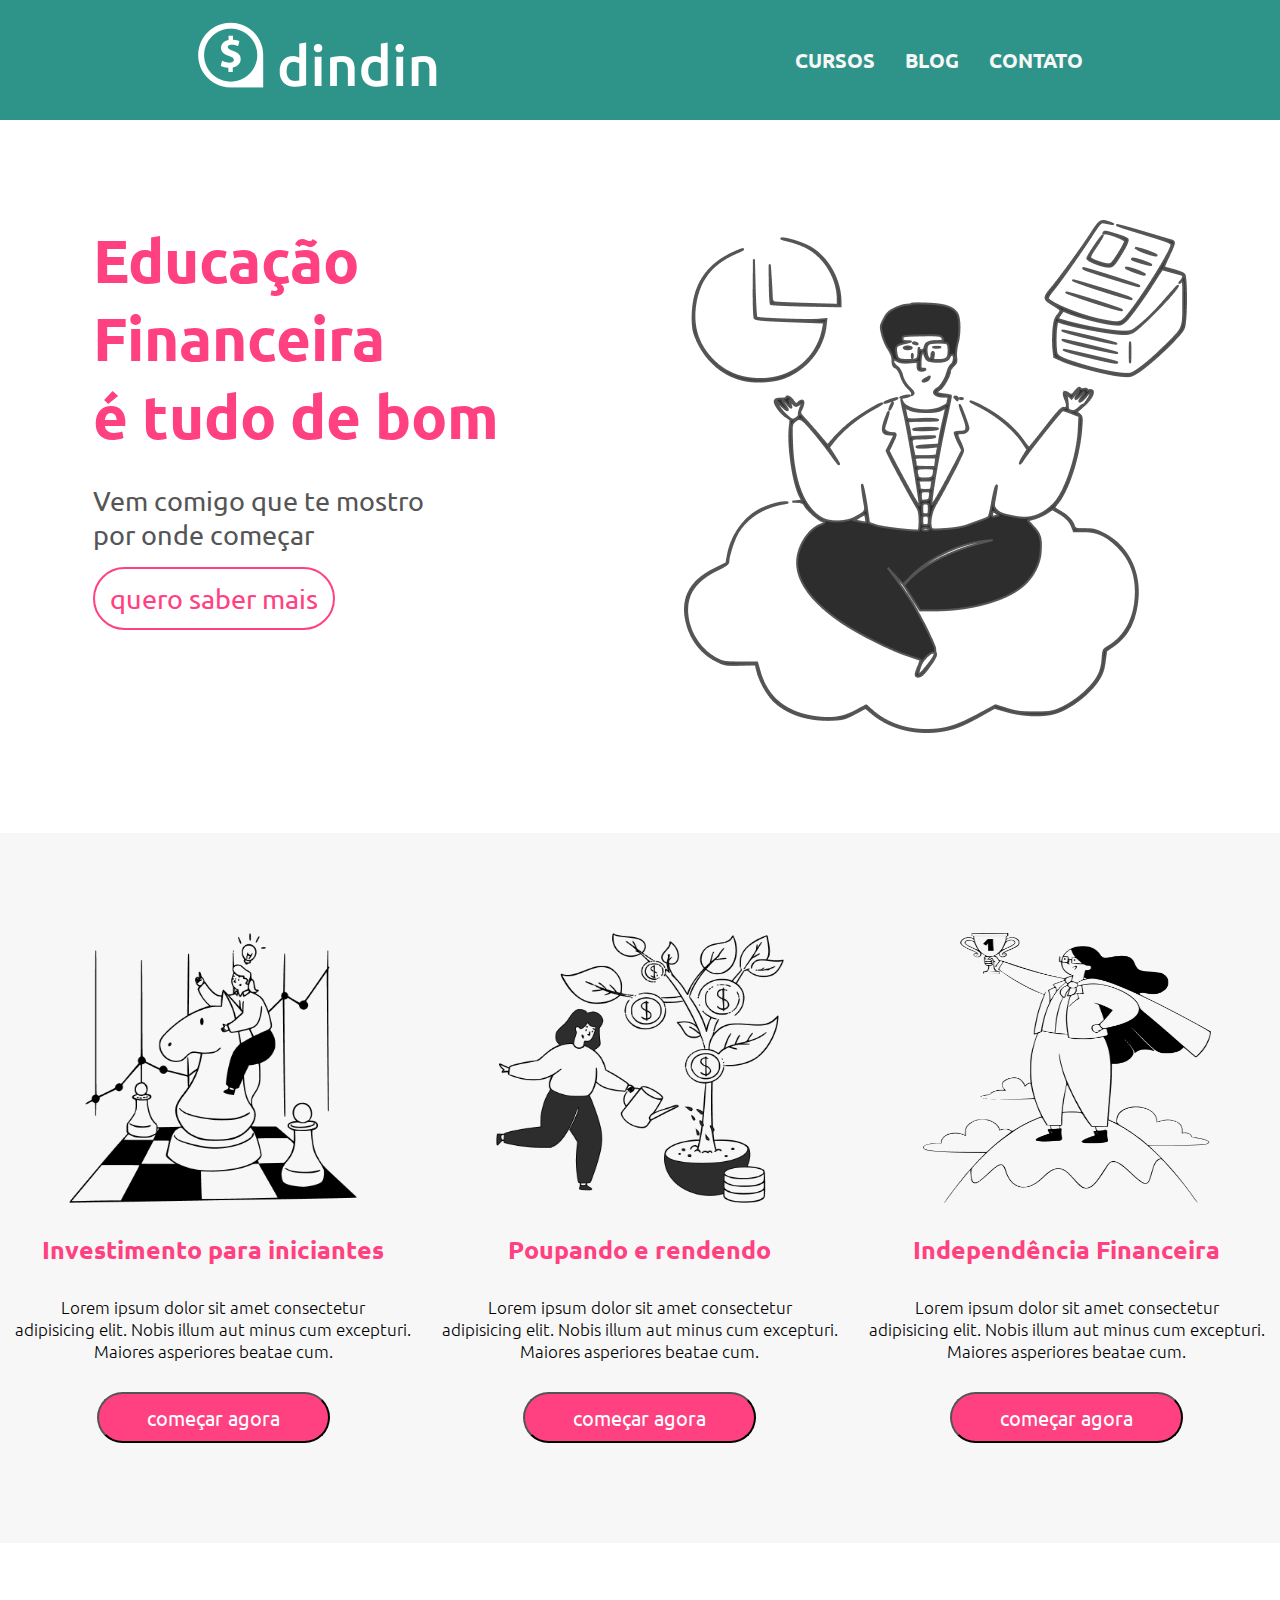
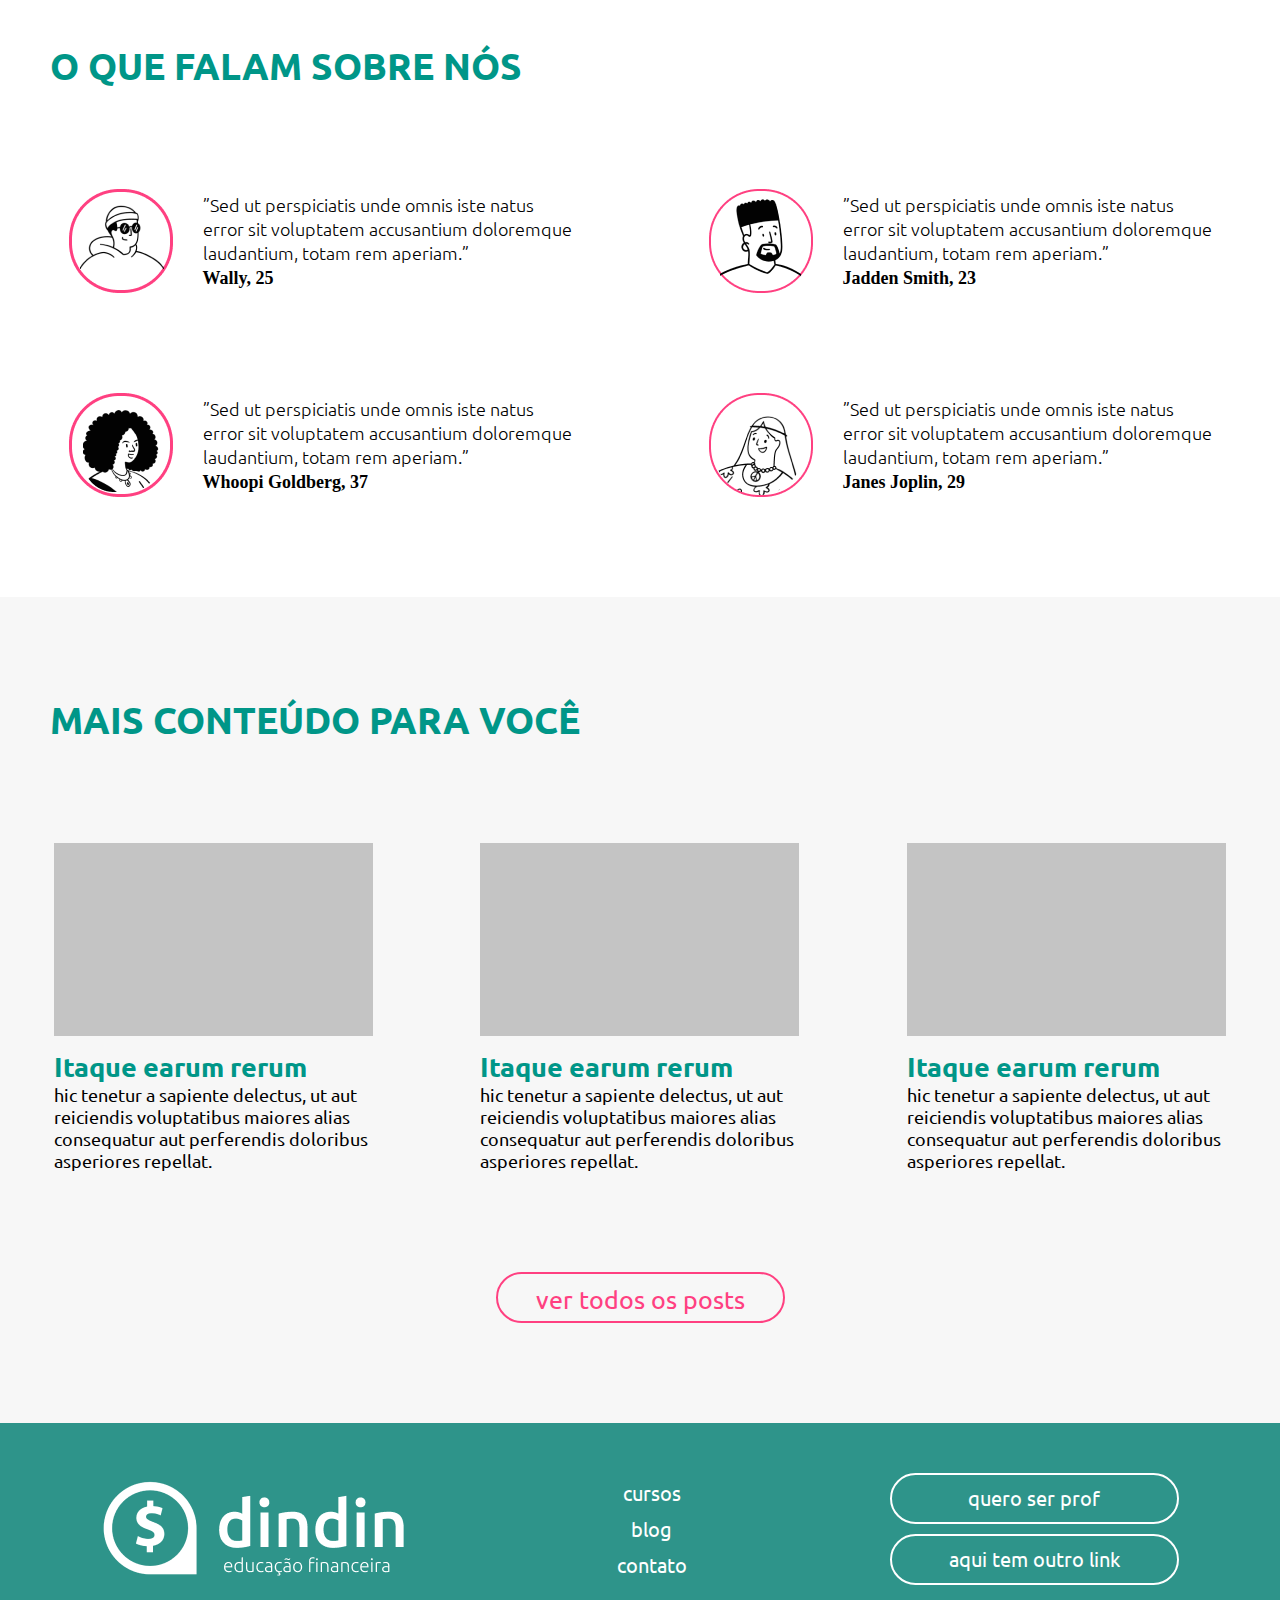
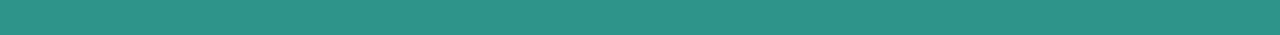
<file: index.html>
<!DOCTYPE html>
<html lang="pt-BR">
<head>
    <meta charset="UTF-8">
    <meta http-equiv="X-UA-Compatible" content="IE=edge">
    <meta name="viewport" content="width=device-width, initial-scale=1.0">
    <title>DinDin - Cursos de Educação Financeira</title>
    <link rel="stylesheet" href="styles/styles.css">
</head>
<body>
    <header>
        <a href="index.html"><img src="images/logo-header.png" alt="Logo DinDin"></a>
        <nav>
        <a href="cursos.html">CURSOS</a>
        <a href="blog.html">BLOG</a>
        <a href="contato.html">CONTATO</a>    
        </nav>
    </header>
    <main>
        <section class="jumbotrom wrapper">
        <div class="jumbo-content">
            <h1>Educação</br>Financeira</br>é tudo de bom</h1>
            <p>Vem comigo que te mostro</br>por onde começar</p>
            <a href="#">quero saber mais</a>
            </div>
        <img src="images/ilustra-banner.png" alt="">        
        </section>
        <div class="container">
        <section class="display-cursos wrapper">
            <div class="display-cursos-item">
                <img src="images/ilustra-poupando.png" alt="">
                <h2>Investimento para iniciantes</h2>
                <p>Lorem ipsum dolor sit amet consectetur</br>
                   adipisicing elit. Nobis illum aut minus cum excepturi.</br>
                   Maiores asperiores beatae cum.</br>
                </p>
                <a href="investimento-para-iniciantes.html"><button>começar agora</button></a>
            </div>
            <div class="display-cursos-item">
                <img src="images/ilustra-investimento.png" alt="">
                <h2>Poupando e rendendo</h2>
                <p>Lorem ipsum dolor sit amet consectetur</br>
                   adipisicing elit. Nobis illum aut minus cum excepturi.</br>
                   Maiores asperiores beatae cum.</br>
                </p>
                <button>começar agora</button>
            </div>
            <div class="display-cursos-item">
                <img src="images/ilustra-independencia.png" alt="">
                <h2>Independência Financeira</h2>
                <p>Lorem ipsum dolor sit amet consectetur</br>
                   adipisicing elit. Nobis illum aut minus cum excepturi.</br>
                   Maiores asperiores beatae cum.</br>
                </p>
                <button>começar agora</button>
            </div>
        </section>
        </div>
        <section class="falam-sobre-nos wrapper">
            <h2>O QUE FALAM SOBRE NÓS</h2>
            <div class="sobre-nos-grid">
            <div class="falam-sobre-nos-item">
                <img src="images/icon-wally.png" alt="">
                <p>”Sed ut perspiciatis unde omnis iste natus</br>
                    error sit voluptatem accusantium doloremque</br>
                    laudantium, totam rem aperiam.”</br>
                    <span>Wally, 25</span>
                </p>
            </div>
            <div class="falam-sobre-nos-item">
                <img src="images/icon-jaden.png" alt="">
                <p>”Sed ut perspiciatis unde omnis iste natus</br>
                    error sit voluptatem accusantium doloremque</br>
                    laudantium, totam rem aperiam.”</br>
                    <span>Jadden Smith, 23</span>
                </p>
            </div>
            <div class="falam-sobre-nos-item">
                <img src="images/icon-whoopi.png" alt="">
                <p>”Sed ut perspiciatis unde omnis iste natus</br>
                    error sit voluptatem accusantium doloremque</br>
                    laudantium, totam rem aperiam.”</br>
                    <span>Whoopi Goldberg, 37</span>
                </p>
            </div>
            <div class="falam-sobre-nos-item">
                <img src="images/icon-jane.png" alt="">
                <p>”Sed ut perspiciatis unde omnis iste natus</br>
                    error sit voluptatem accusantium doloremque</br>
                    laudantium, totam rem aperiam.”</br>
                    <span>Janes Joplin, 29</span>
                </p>
            </div>
            </div>
        </section>
        <section class="container">
            <div class="blogposts-content wrapper">
            <h2 class="titulo-section">MAIS CONTEÚDO PARA VOCÊ</h2>   
            <div class="blogposts-grid">
                <div class="blogposts-grid-item">
                    <img src="images/blogpost.png" alt="">
                    <h2>Itaque earum rerum</h2>
                    <p> hic tenetur a sapiente delectus, ut aut</br>
                        reiciendis voluptatibus maiores alias</br>
                        consequatur aut perferendis doloribus</br>
                        asperiores repellat.</p>
                </div>
                <div class="blogposts-grid-item">
                    <img src="images/blogpost.png" alt="">
                    <h2>Itaque earum rerum</h2>
                    <p> hic tenetur a sapiente delectus, ut aut</br>
                        reiciendis voluptatibus maiores alias</br>
                        consequatur aut perferendis doloribus</br>
                        asperiores repellat.</p>
                </div>
                <div class="blogposts-grid-item">
                    <img src="images/blogpost.png" alt="">
                    <h2>Itaque earum rerum</h2>
                    <p> hic tenetur a sapiente delectus, ut aut</br>
                        reiciendis voluptatibus maiores alias</br>
                        consequatur aut perferendis doloribus</br>
                        asperiores repellat.</p>
                </div>
            </div>
            <div class="blogposts-btn">
                <a href="blog.html">ver todos os posts</a>
            </div>
            </div>
        </section>
    </main>
    <footer>
        <div class="footer-content wrapper">
            <img src="images/logo-footer.png" alt="">
            <div class="footer-nav">
            <a href="cursos.html">cursos</a>
            <a href="blog.html">blog</a>
            <a href="contato.html">contato</a>
            </div>
            <div class="footer-btn">
            <a href="#">quero ser prof</a>
            <a href="#">aqui tem outro link</a>    
            </div>    
        </div>
    </footer>    
</body>
</html>
</file>
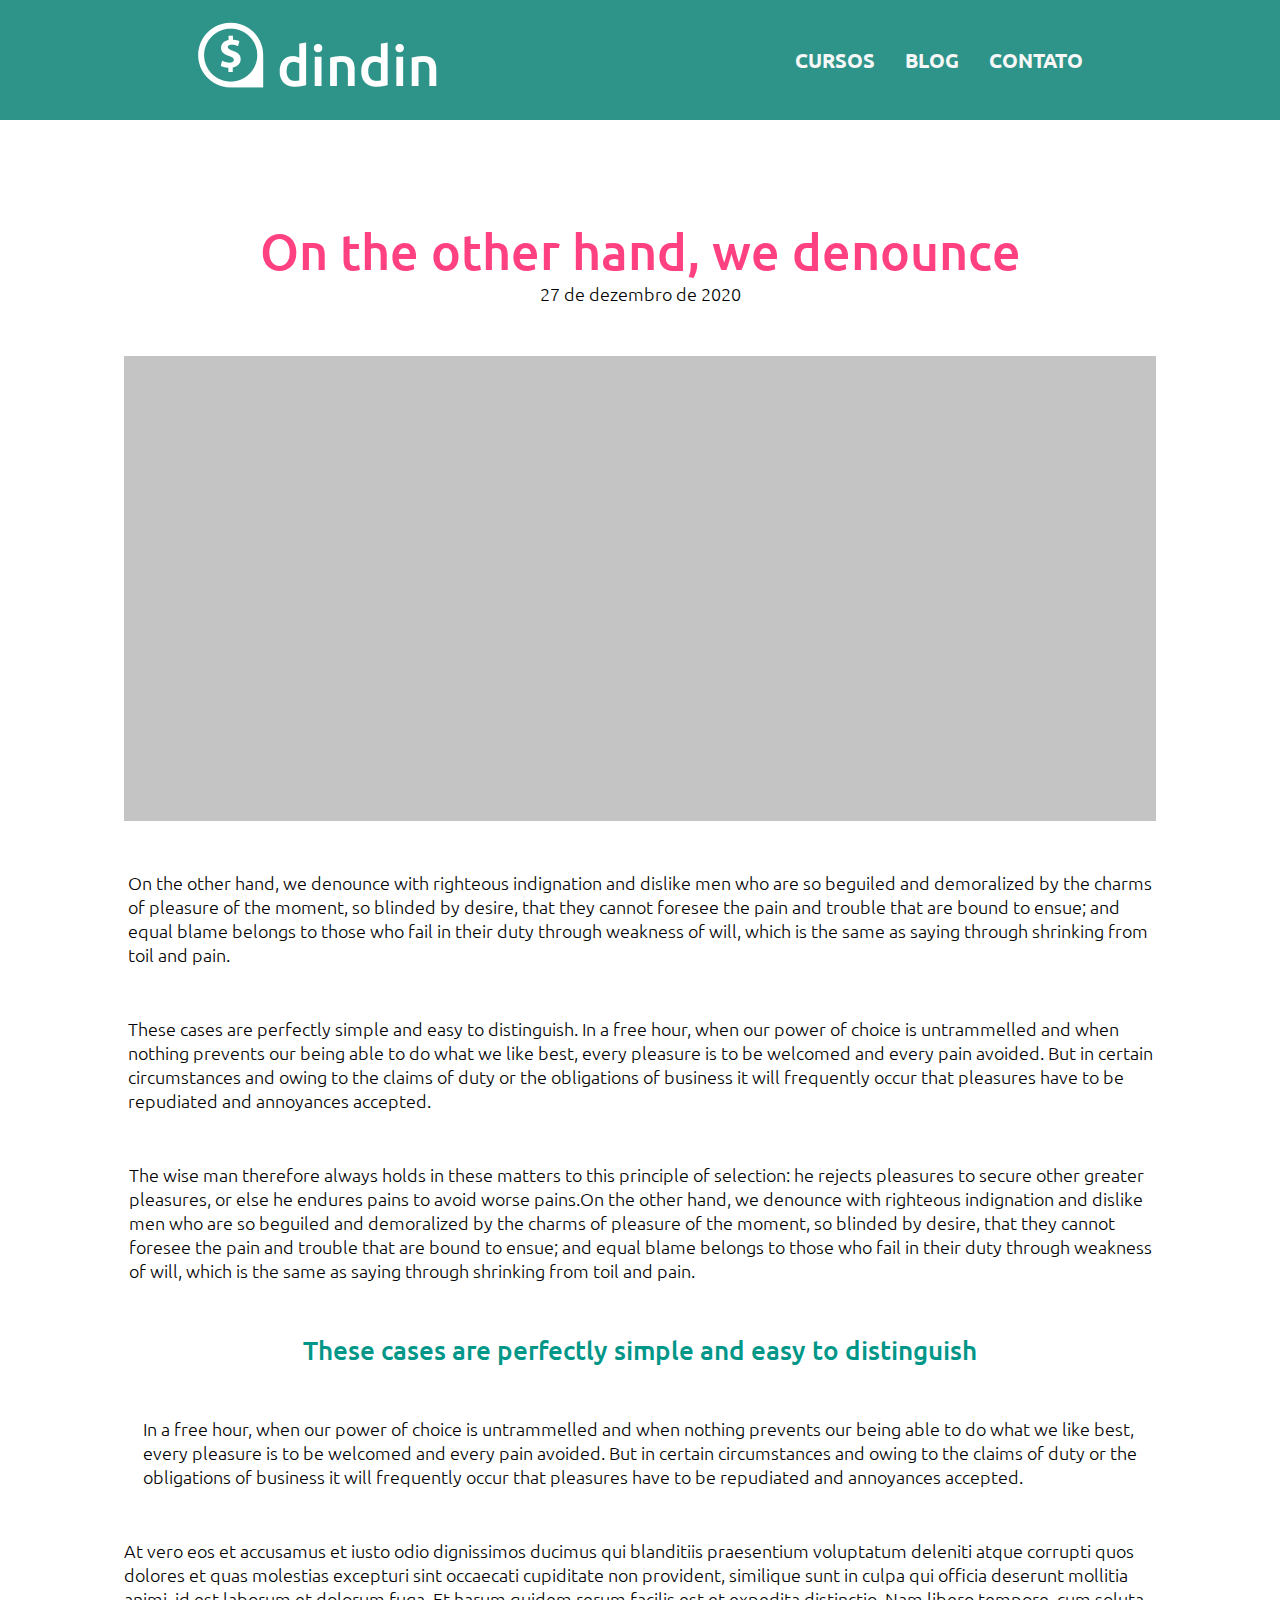
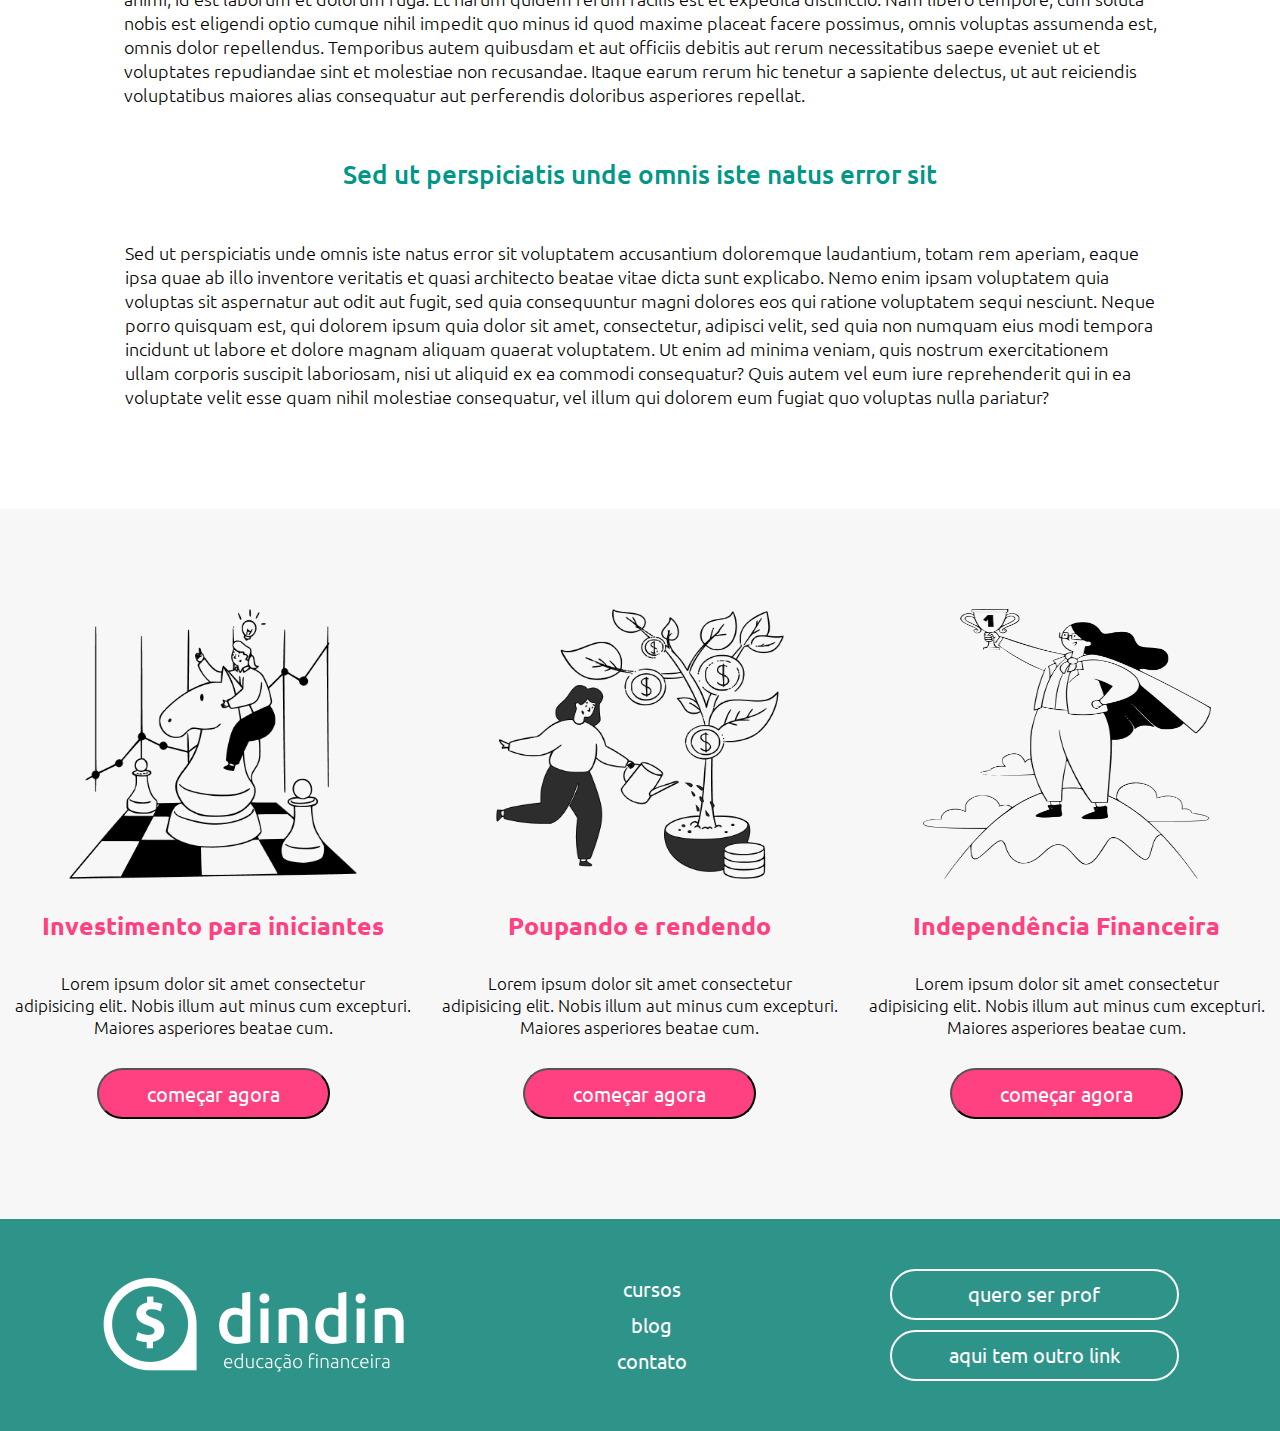
<file: blog-post.html>
<!DOCTYPE html>
<html lang="pt-BR">
<head>
    <meta charset="UTF-8">
    <meta http-equiv="X-UA-Compatible" content="IE=edge">
    <meta name="viewport" content="width=device-width, initial-scale=1.0">
    <title>DinDin - Cursos de Educação Financeira</title>
    <link rel="stylesheet" href="styles/styles.css">
</head>
<body>
    <header>
        <a href="index.html"><img src="images/logo-header.png" alt="Logo DinDin"></a>
        <nav>
        <a href="cursos.html">CURSOS</a>
        <a href="blog.html">BLOG</a>
        <a href="contato.html">CONTATO</a>    
        </nav>
    </header>
    <main>
        <section class="wrapper">
        <div class="post">
        <div class="blog-post-titulo">
            <h1>On the other hand, we denounce</h1>
            <p>27 de dezembro de 2020</p>
        </div>    
        <img src="images/foto-post.png" alt="">
        <p>On the other hand, we denounce with righteous indignation and dislike men who are so beguiled and demoralized by the charms</br>
           of pleasure of the moment, so blinded by desire, that they cannot foresee the pain and trouble that are bound to ensue; and</br>
           equal blame belongs to those who fail in their duty through weakness of will, which is the same as saying through shrinking from</br>
           toil and pain.</p>
           
           <p>These cases are perfectly simple and easy to distinguish. In a free hour, when our power of choice is untrammelled and when</br>
           nothing prevents our being able to do what we like best, every pleasure is to be welcomed and every pain avoided. But in certain</br>
           circumstances and owing to the claims of duty or the obligations of business it will frequently occur that pleasures have to be</br>
           repudiated and annoyances accepted.</p>

           <p>The wise man therefore always holds in these matters to this principle of selection: he rejects pleasures to secure other greater</br>
           pleasures, or else he endures pains to avoid worse pains.On the other hand, we denounce with righteous indignation and dislike</br>
           men who are so beguiled and demoralized by the charms of pleasure of the moment, so blinded by desire, that they cannot</br>
           foresee the pain and trouble that are bound to ensue; and equal blame belongs to those who fail in their duty through weakness</br>
           of will, which is the same as saying through shrinking from toil and pain.</p> 
           <h2>These cases are perfectly simple and easy to distinguish</h2>
           <p>In a free hour, when our power of choice is untrammelled and when nothing prevents our being able to do what we like best,</br>
           every pleasure is to be welcomed and every pain avoided. But in certain circumstances and owing to the claims of duty or the</br>
           obligations of business it will frequently occur that pleasures have to be repudiated and annoyances accepted.</p>
           <p>At vero eos et accusamus et iusto odio dignissimos ducimus qui blanditiis praesentium voluptatum deleniti atque corrupti quos</br>
           dolores et quas molestias excepturi sint occaecati cupiditate non provident, similique sunt in culpa qui officia deserunt mollitia</br>
           animi, id est laborum et dolorum fuga. Et harum quidem rerum facilis est et expedita distinctio. Nam libero tempore, cum soluta</br>
           nobis est eligendi optio cumque nihil impedit quo minus id quod maxime placeat facere possimus, omnis voluptas assumenda est,</br>
           omnis dolor repellendus. Temporibus autem quibusdam et aut officiis debitis aut rerum necessitatibus saepe eveniet ut et</br>
           voluptates repudiandae sint et molestiae non recusandae. Itaque earum rerum hic tenetur a sapiente delectus, ut aut reiciendis</br>
           voluptatibus maiores alias consequatur aut perferendis doloribus asperiores repellat.</p>
           <h2>Sed ut perspiciatis unde omnis iste natus error sit</h2>
           <p>Sed ut perspiciatis unde omnis iste natus error sit voluptatem accusantium doloremque laudantium, totam rem aperiam, eaque</br>
           ipsa quae ab illo inventore veritatis et quasi architecto beatae vitae dicta sunt explicabo. Nemo enim ipsam voluptatem quia</br>
           voluptas sit aspernatur aut odit aut fugit, sed quia consequuntur magni dolores eos qui ratione voluptatem sequi nesciunt. Neque</br>
           porro quisquam est, qui dolorem ipsum quia dolor sit amet, consectetur, adipisci velit, sed quia non numquam eius modi tempora</br>
           incidunt ut labore et dolore magnam aliquam quaerat voluptatem. Ut enim ad minima veniam, quis nostrum exercitationem</br>
           ullam corporis suscipit laboriosam, nisi ut aliquid ex ea commodi consequatur? Quis autem vel eum iure reprehenderit qui in ea</br>
           voluptate velit esse quam nihil molestiae consequatur, vel illum qui dolorem eum fugiat quo voluptas nulla pariatur?</p>    
        </div>
        </section>
        <div class="container">
            <section class="display-cursos wrapper">
                <div class="display-cursos-item">
                    <img src="images/ilustra-poupando.png" alt="">
                    <h2>Investimento para iniciantes</h2>
                    <p>Lorem ipsum dolor sit amet consectetur</br>
                       adipisicing elit. Nobis illum aut minus cum excepturi.</br>
                       Maiores asperiores beatae cum.</br>
                    </p>
                    <a href="investimento-para-iniciantes.html"><button>começar agora</button></a>
                </div>
                <div class="display-cursos-item">
                    <img src="images/ilustra-investimento.png" alt="">
                    <h2>Poupando e rendendo</h2>
                    <p>Lorem ipsum dolor sit amet consectetur</br>
                       adipisicing elit. Nobis illum aut minus cum excepturi.</br>
                       Maiores asperiores beatae cum.</br>
                    </p>
                    <button>começar agora</button>
                </div>
                <div class="display-cursos-item">
                    <img src="images/ilustra-independencia.png" alt="">
                    <h2>Independência Financeira</h2>
                    <p>Lorem ipsum dolor sit amet consectetur</br>
                       adipisicing elit. Nobis illum aut minus cum excepturi.</br>
                       Maiores asperiores beatae cum.</br>
                    </p>
                    <button>começar agora</button>
                </div>
    </main>
    <footer>
        <div class="footer-content wrapper">
            <img src="images/logo-footer.png" alt="">
            <div class="footer-nav">
            <a href="cursos.html">cursos</a>
            <a href="blog.html">blog</a>
            <a href="contato.html">contato</a>
            </div>
            <div class="footer-btn">
            <a href="#">quero ser prof</a>
            <a href="#">aqui tem outro link</a>    
            </div>    
        </div>
    </footer>    
</body>
</html>
</file>
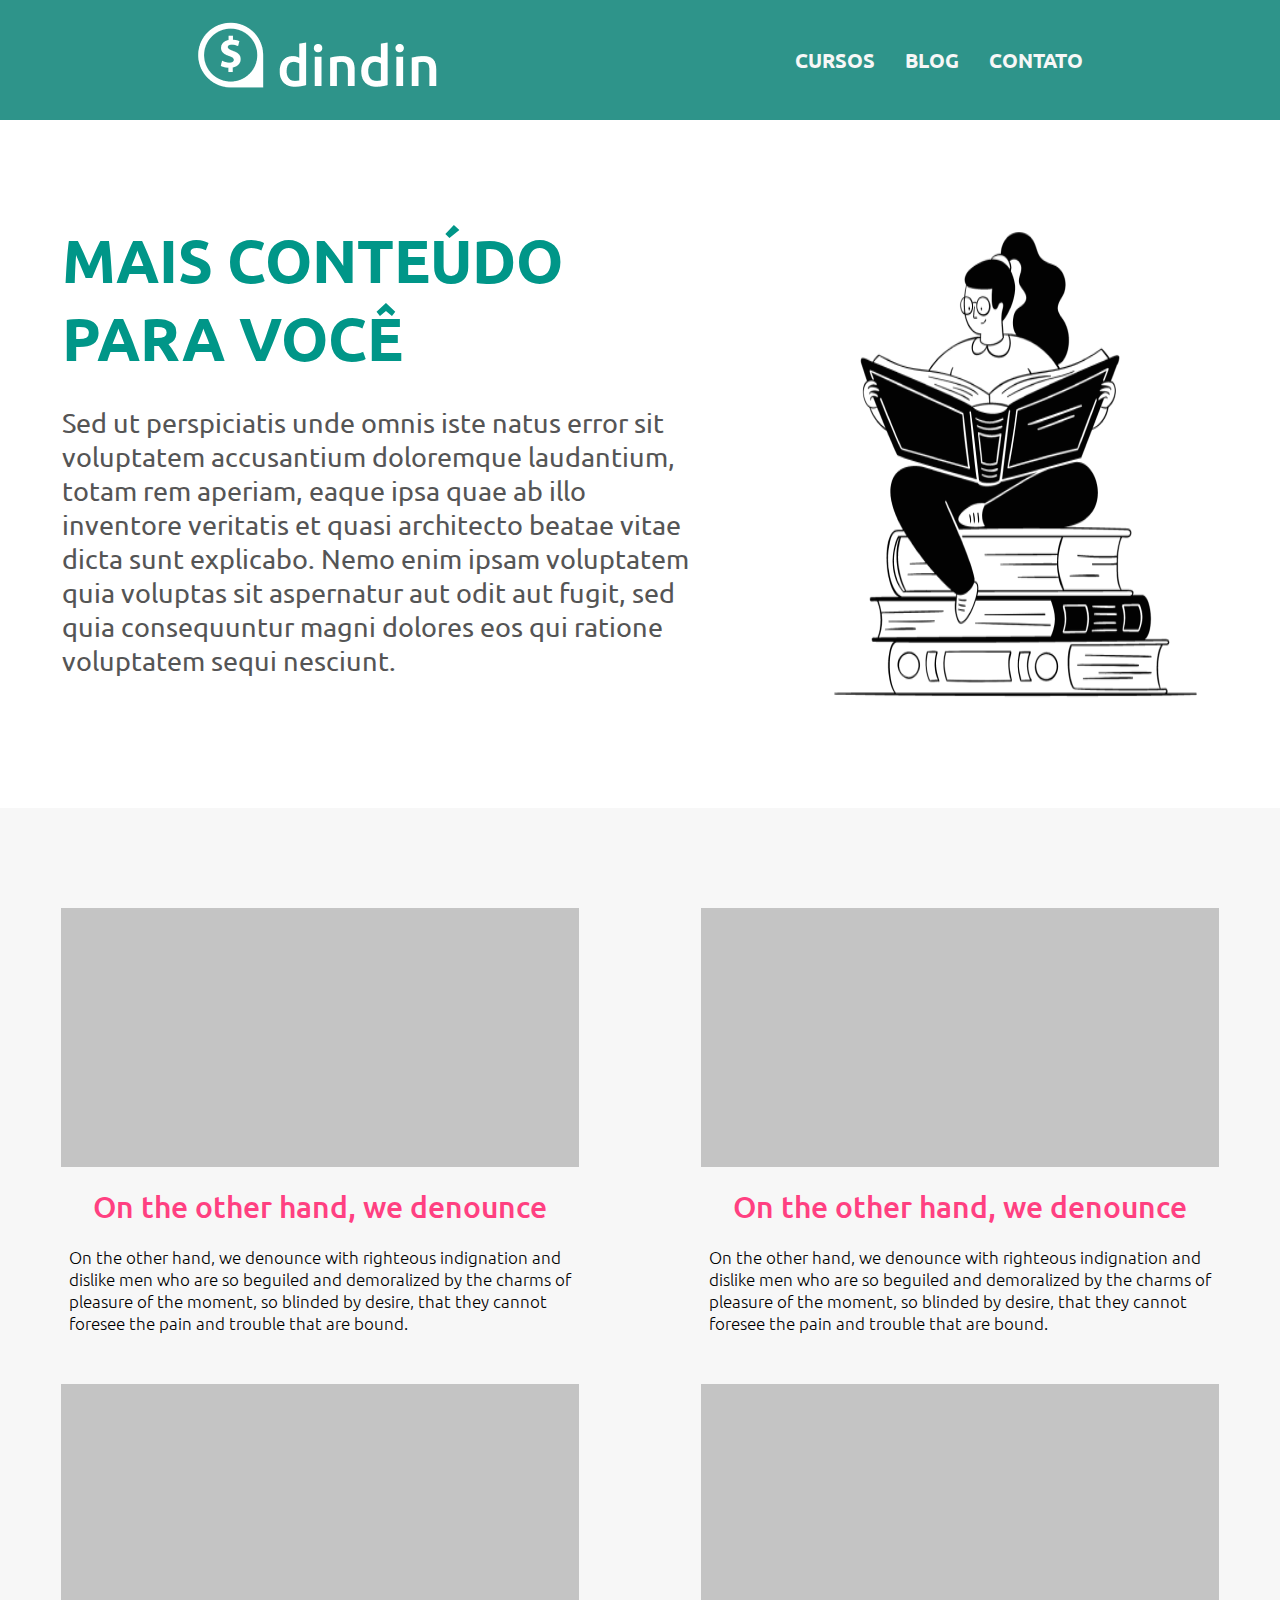
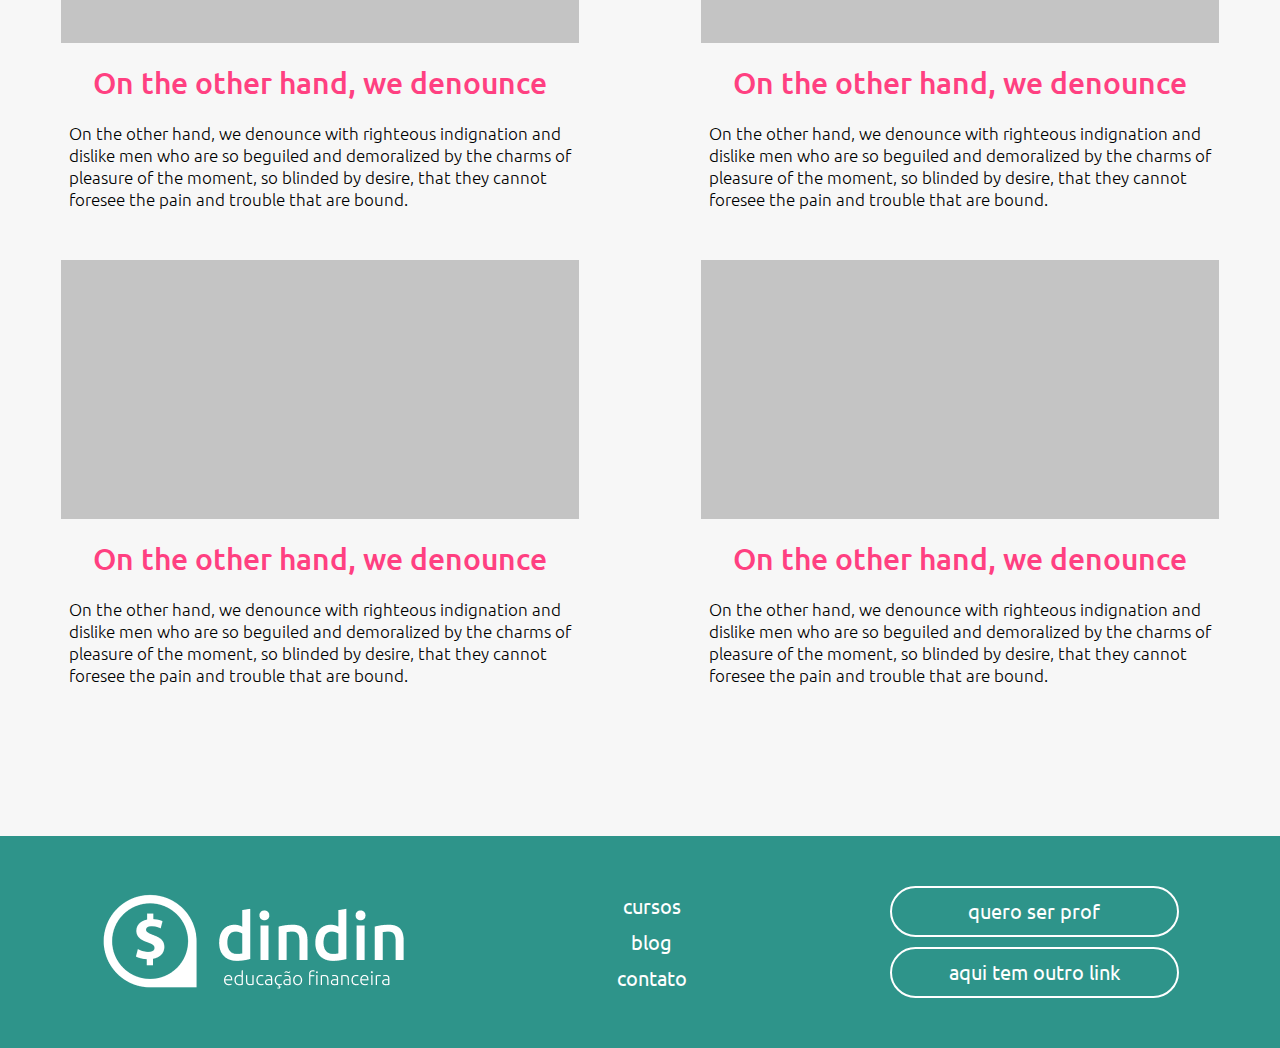
<file: blog.html>
<!DOCTYPE html>
<html lang="pt-BR">
<head>
    <meta charset="UTF-8">
    <meta http-equiv="X-UA-Compatible" content="IE=edge">
    <meta name="viewport" content="width=device-width, initial-scale=1.0">
    <title>DinDin - Cursos de Educação Financeira</title>
    <link rel="stylesheet" href="styles/styles.css">
</head>
<body>
    <header>
        <a href="index.html"><img src="images/logo-header.png" alt="Logo DinDin"></a>
        <nav>
        <a href="cursos.html">CURSOS</a>
        <a href="#">BLOG</a>
        <a href="contato.html">CONTATO</a>    
        </nav>
    </header>
    <main>
        <section class="jumbotrom wrapper">
        <div class="jumbo-content">
        <h1 id="titulo-blog">MAIS CONTEÚDO</br>PARA VOCÊ</h1>
        <p class="curso-description">Sed ut perspiciatis unde omnis iste natus error sit</br>
           voluptatem accusantium doloremque laudantium,</br>
           totam rem aperiam, eaque ipsa quae ab illo</br>
           inventore veritatis et quasi architecto beatae vitae</br>
           dicta sunt explicabo. Nemo enim ipsam voluptatem</br>
           quia voluptas sit aspernatur aut odit aut fugit, sed</br>
           quia consequuntur magni dolores eos qui ratione</br>
           voluptatem sequi nesciunt. </p>
        </div>
        <img src="images/ilustra-blog.png" alt="">        
        </section>
        <section class="container">
        <div class="blog-posts wrapper">
        <div class="blog-post-item">
        <img src="images/blogpost.png" alt="">
        <a href="blog-post.html"><h2>On the other hand, we denounce</h2></a>
        <p>On the other hand, we denounce with righteous indignation and</br>
           dislike men who are so beguiled and demoralized by the charms of</br>
           pleasure of the moment, so blinded by desire, that they cannot</br>
           foresee the pain and trouble that are bound.</p>
        </div>
        <div class="blog-post-item">
            <img src="images/blogpost.png" alt="">
            <a href="blog-post.html"><h2>On the other hand, we denounce</h2></a>
            <p>On the other hand, we denounce with righteous indignation and</br>
               dislike men who are so beguiled and demoralized by the charms of</br>
               pleasure of the moment, so blinded by desire, that they cannot</br>
               foresee the pain and trouble that are bound.</p>
            </div>
            <div class="blog-post-item">
                <img src="images/blogpost.png" alt="">
                <a href="blog-post.html"><h2>On the other hand, we denounce</h2></a>
                <p>On the other hand, we denounce with righteous indignation and</br>
                   dislike men who are so beguiled and demoralized by the charms of</br>
                   pleasure of the moment, so blinded by desire, that they cannot</br>
                   foresee the pain and trouble that are bound.</p>
                </div>
                <div class="blog-post-item">
                    <img src="images/blogpost.png" alt="">
                    <a href="blog-post.html"><h2>On the other hand, we denounce</h2></a>
                    <p>On the other hand, we denounce with righteous indignation and</br>
                       dislike men who are so beguiled and demoralized by the charms of</br>
                       pleasure of the moment, so blinded by desire, that they cannot</br>
                       foresee the pain and trouble that are bound.</p>
                    </div>
                    <div class="blog-post-item">
                        <img src="images/blogpost.png" alt="">
                        <a href="blog-post.html"><h2>On the other hand, we denounce</h2></a>
                        <p>On the other hand, we denounce with righteous indignation and</br>
                           dislike men who are so beguiled and demoralized by the charms of</br>
                           pleasure of the moment, so blinded by desire, that they cannot</br>
                           foresee the pain and trouble that are bound.</p>
                        </div>
                        <div class="blog-post-item">
                            <img src="images/blogpost.png" alt="">
                            <a href="blog-post.html"><h2>On the other hand, we denounce</h2></a>
                            <p>On the other hand, we denounce with righteous indignation and</br>
                               dislike men who are so beguiled and demoralized by the charms of</br>
                               pleasure of the moment, so blinded by desire, that they cannot</br>
                               foresee the pain and trouble that are bound.</p>
                            </div>
        </div>
        </section>
    </main>
    <footer>
        <div class="footer-content wrapper">
            <img src="images/logo-footer.png" alt="">
            <div class="footer-nav">
            <a href="cursos.html">cursos</a>
            <a href="#">blog</a>
            <a href="contato.html">contato</a>
            </div>
            <div class="footer-btn">
            <a href="#">quero ser prof</a>
            <a href="#">aqui tem outro link</a>    
            </div>    
        </div>
    </footer>    
</body>
</html>
</file>
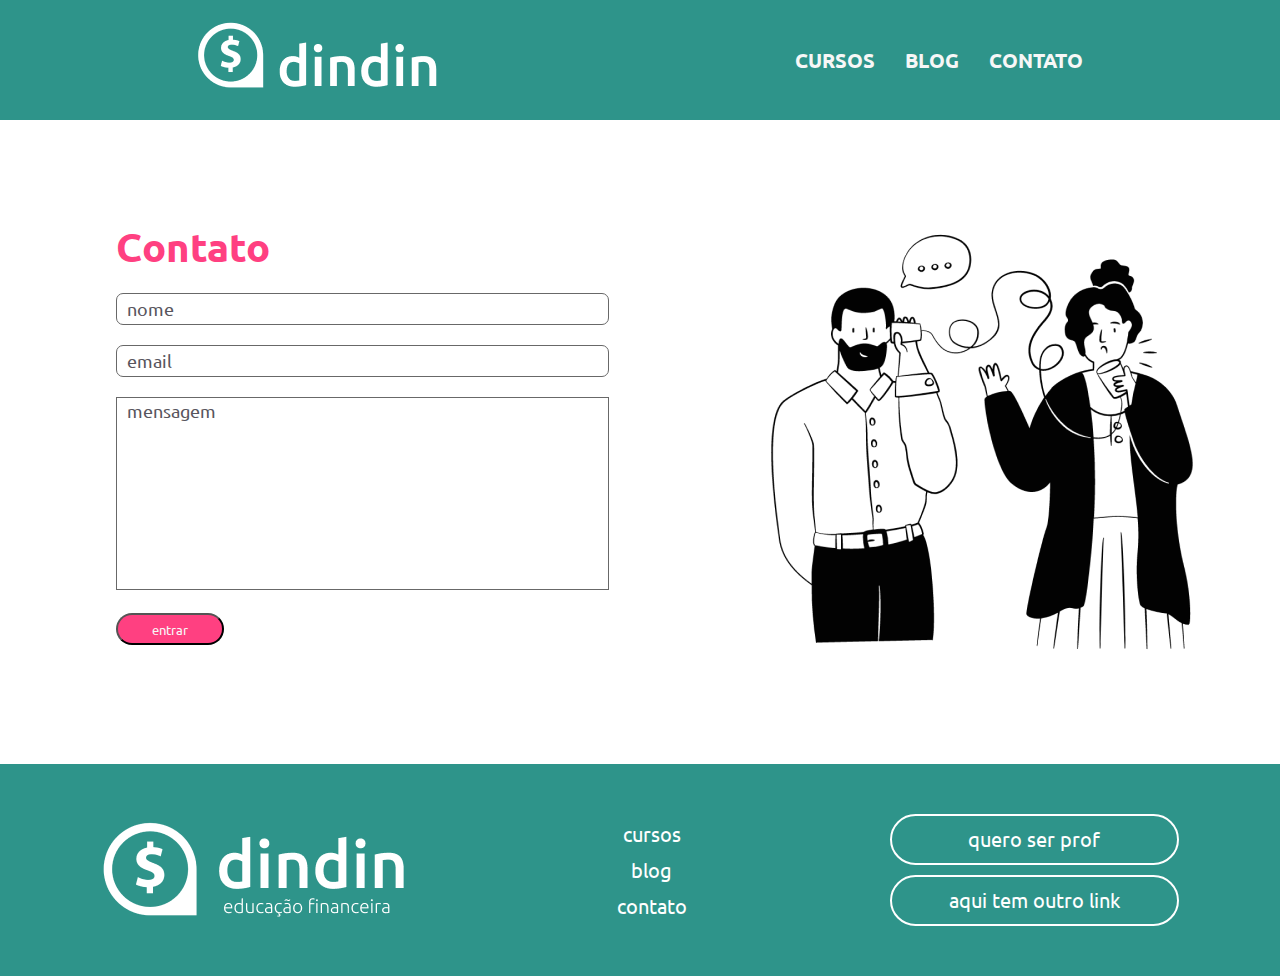
<file: contato.html>
<!DOCTYPE html>
<html lang="pt-BR">
<head>
    <meta charset="UTF-8">
    <meta http-equiv="X-UA-Compatible" content="IE=edge">
    <meta name="viewport" content="width=device-width, initial-scale=1.0">
    <title>DinDin - Cursos de Educação Financeira</title>
    <link rel="stylesheet" href="styles/styles.css">
</head>
<body>
    <header>
        <a href="index.html"><img src="images/logo-header.png" alt="Logo DinDin"></a>
        <nav>
        <a href="cursos.html">CURSOS</a>
        <a href="blog.html">BLOG</a>
        <a href="#">CONTATO</a>    
        </nav>
    </header>
    <main>
        <div class="wrapper">
        <div class="form-contato">
        <form action="mailto:lfelipecmendes@icloud.com?Subject:user_name&body=user_message" method="post">
            <ul>
            <li>
            <h1>Contato</h1>   
            </li>
            </br>
             <li>
             <input placeholder="  nome" type="text" id="name" name="user_name">
             </li>
            </br>
             <li>
             <input placeholder="  email" type="email" id="mail" name="user_email">
             </li>
            </br>
             <li>
             <textarea placeholder="  mensagem" id="msg" name="user_message"></textarea>
             </li>
            </br>
             <li class="button">
                <button type="submit">entrar</button>
              </li>
            </ul>
           </form>
           <img src="images/ilustra-contato.png" alt="">    
        </div>
        </div>
    </main>
    <footer>
        <div class="footer-content wrapper">
            <img src="images/logo-footer.png" alt="">
            <div class="footer-nav">
            <a href="cursos.html">cursos</a>
            <a href="blog.html">blog</a>
            <a href="#">contato</a>
            </div>
            <div class="footer-btn">
            <a href="#">quero ser prof</a>
            <a href="#">aqui tem outro link</a>    
            </div>    
        </div>
    </footer>    
</body>
</html>
</file>
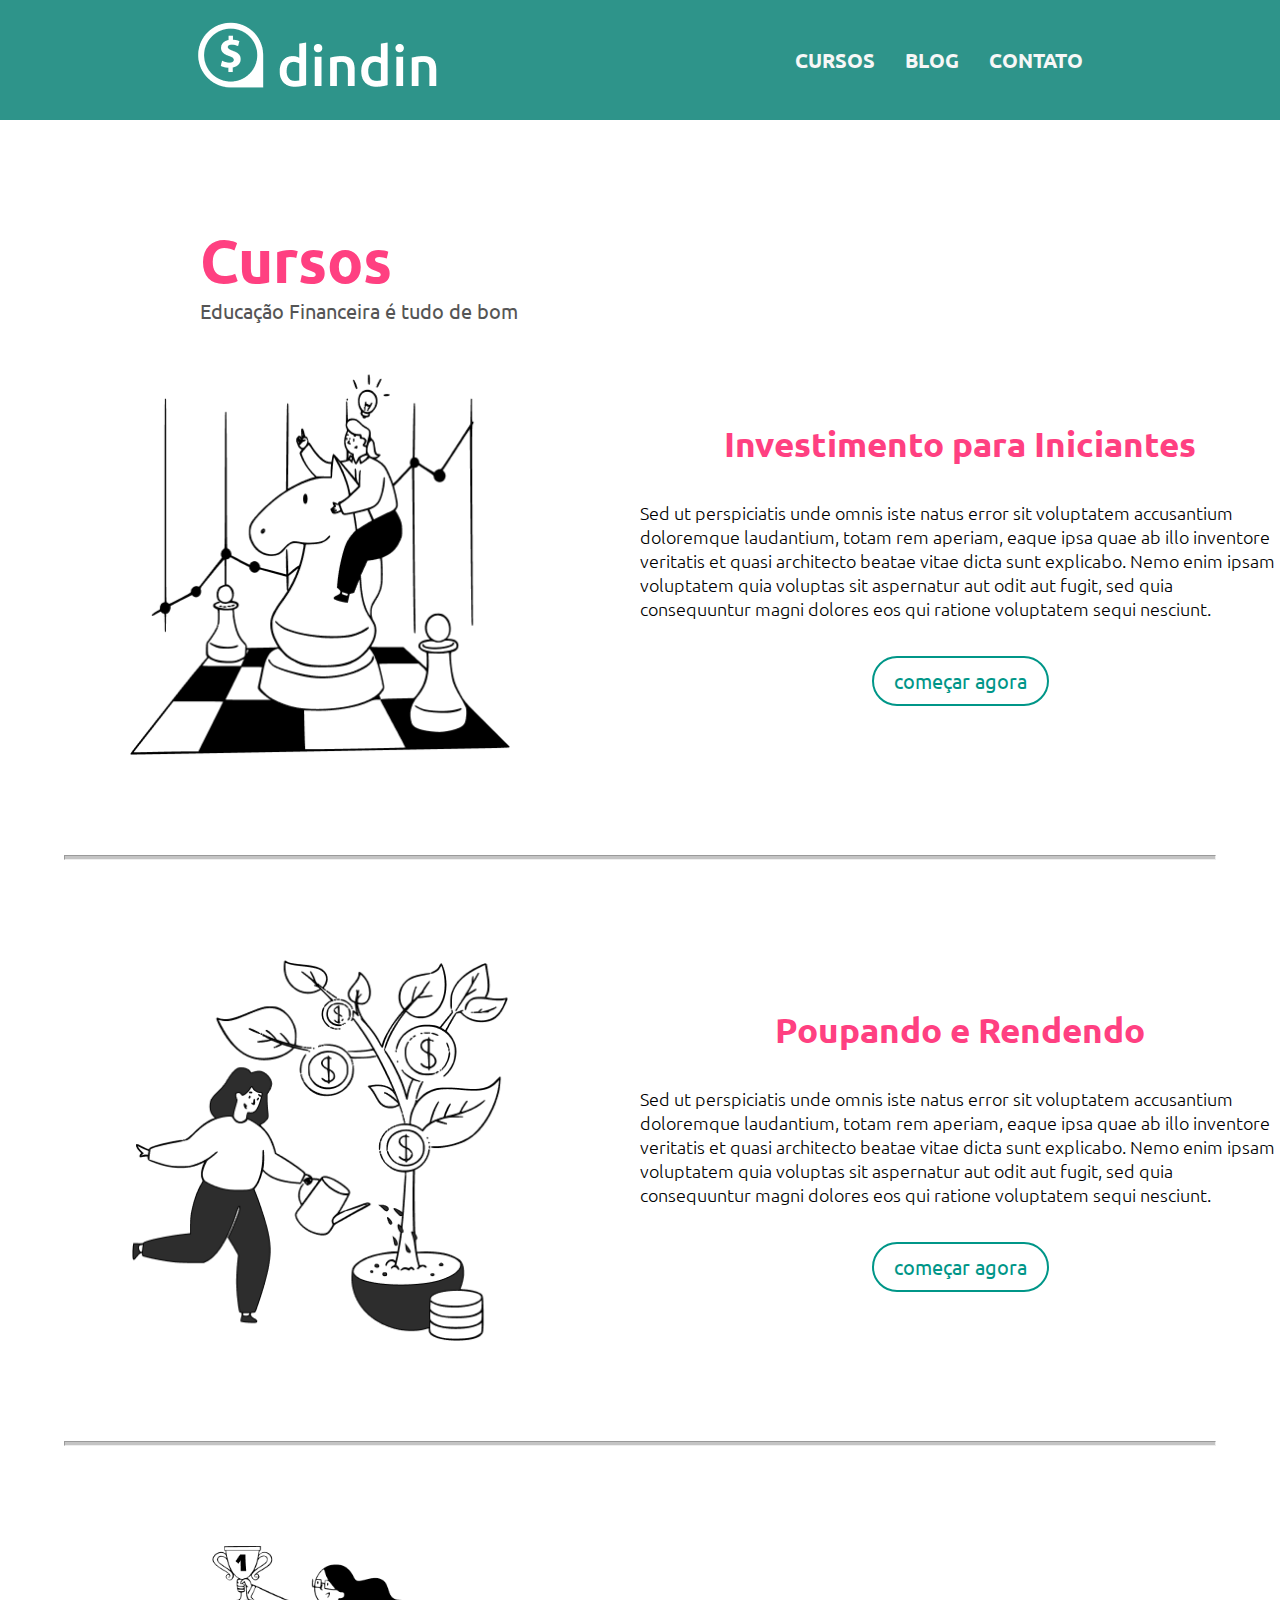
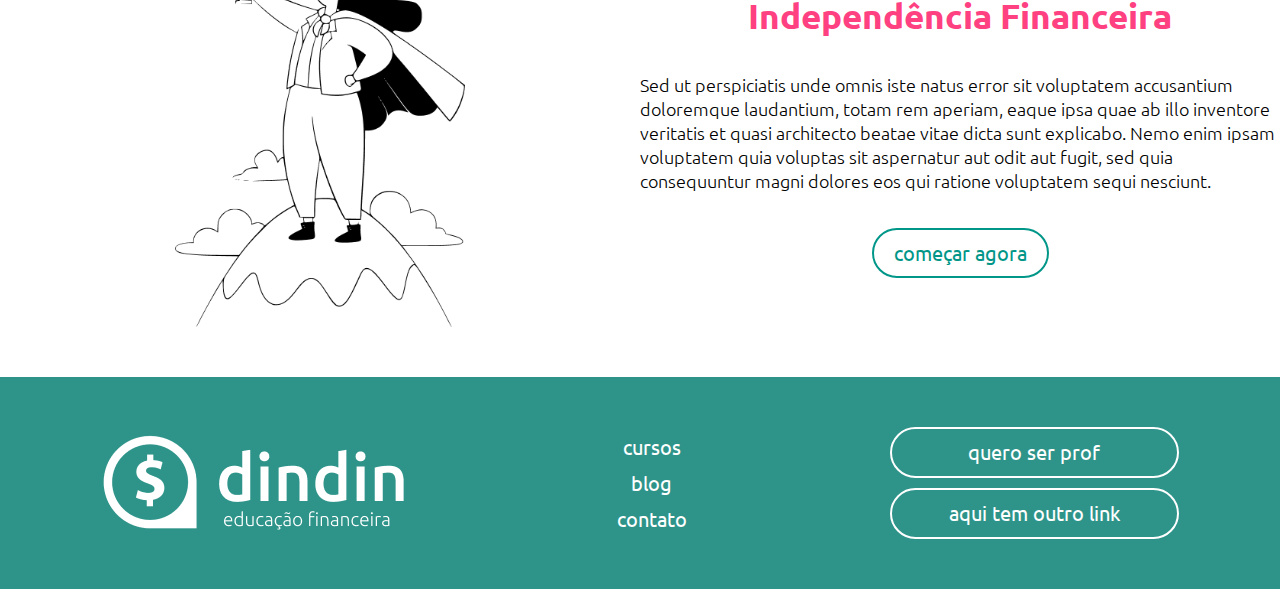
<file: cursos.html>
<!DOCTYPE html>
<html lang="pt-BR">
<head>
    <meta charset="UTF-8">
    <meta http-equiv="X-UA-Compatible" content="IE=edge">
    <meta name="viewport" content="width=device-width, initial-scale=1.0">
    <title>DinDin - Cursos de Educação Financeira</title>
    <link rel="stylesheet" href="styles/styles.css">
</head>
<body>
    <header>
        <a href="index.html"><img src="images/logo-header.png" alt="Logo DinDin"></a>
        <nav>
        <a href="#">CURSOS</a>
        <a href="blog.html">BLOG</a>
        <a href="contato.html">CONTATO</a>    
        </nav>
    </header>
    <main>
       <div class="wrapper cursos-titulo">
           <h1>Cursos</h1>
           <h2>Educação Financeira é tudo de bom</h2>
       </div>
       <div class="cursos wrapper">
       <div class="cursos-item">
       <img src="images/ilustra-poupando.png" alt="">
       <div class="cursos-description">
       <h2>Investimento para Iniciantes</h2>
       <p>Sed ut perspiciatis unde omnis iste natus error sit voluptatem accusantium
          doloremque laudantium, totam rem aperiam, eaque ipsa quae ab illo inventore
          veritatis et quasi architecto beatae vitae dicta sunt explicabo. Nemo enim
          ipsam voluptatem quia voluptas sit aspernatur aut odit aut fugit, sed quia consequuntur magni
          dolores eos qui ratione voluptatem sequi nesciunt. </p>
       <a href="investimento-para-iniciantes.html">começar agora</a>
       </div>
       </div>
       <hr>
       <div class="cursos-item">
       <img src="images/ilustra-investimento.png" alt="">
       <div class="cursos-description">
       <h2>Poupando e Rendendo</h2>
       <p>Sed ut perspiciatis unde omnis iste natus error sit voluptatem accusantium
           doloremque laudantium, totam rem aperiam, eaque ipsa quae ab illo inventore
           veritatis et quasi architecto beatae vitae dicta sunt explicabo. Nemo enim
           ipsam voluptatem quia voluptas sit aspernatur aut odit aut fugit, sed quia consequuntur magni
           dolores eos qui ratione voluptatem sequi nesciunt. </p>
       <a href="#">começar agora</a>
       </div>
       </div>
       <hr>
       <div class="cursos-item">
       <img src="images/ilustra-independencia.png" alt="">
       <div class="cursos-description">
       <h2>Independência Financeira</h2>
       <p>Sed ut perspiciatis unde omnis iste natus error sit voluptatem accusantium
          doloremque laudantium, totam rem aperiam, eaque ipsa quae ab illo inventore
          veritatis et quasi architecto beatae vitae dicta sunt explicabo. Nemo enim
          ipsam voluptatem quia voluptas sit aspernatur aut odit aut fugit, sed quia consequuntur magni
          dolores eos qui ratione voluptatem sequi nesciunt. </p>
        <a href="#">começar agora</a>
       </div>
       </div>   
       </div>
    </main>
    <footer>
        <div class="footer-content wrapper">
            <img src="images/logo-footer.png" alt="">
            <div class="footer-nav">
            <a href="#">cursos</a>
            <a href="blog.html">blog</a>
            <a href="contato.html">contato</a>
            </div>
            <div class="footer-btn">
            <a href="#">quero ser prof</a>
            <a href="#">aqui tem outro link</a>    
            </div>    
        </div>
    </footer>    
</body>
</html>
</file>
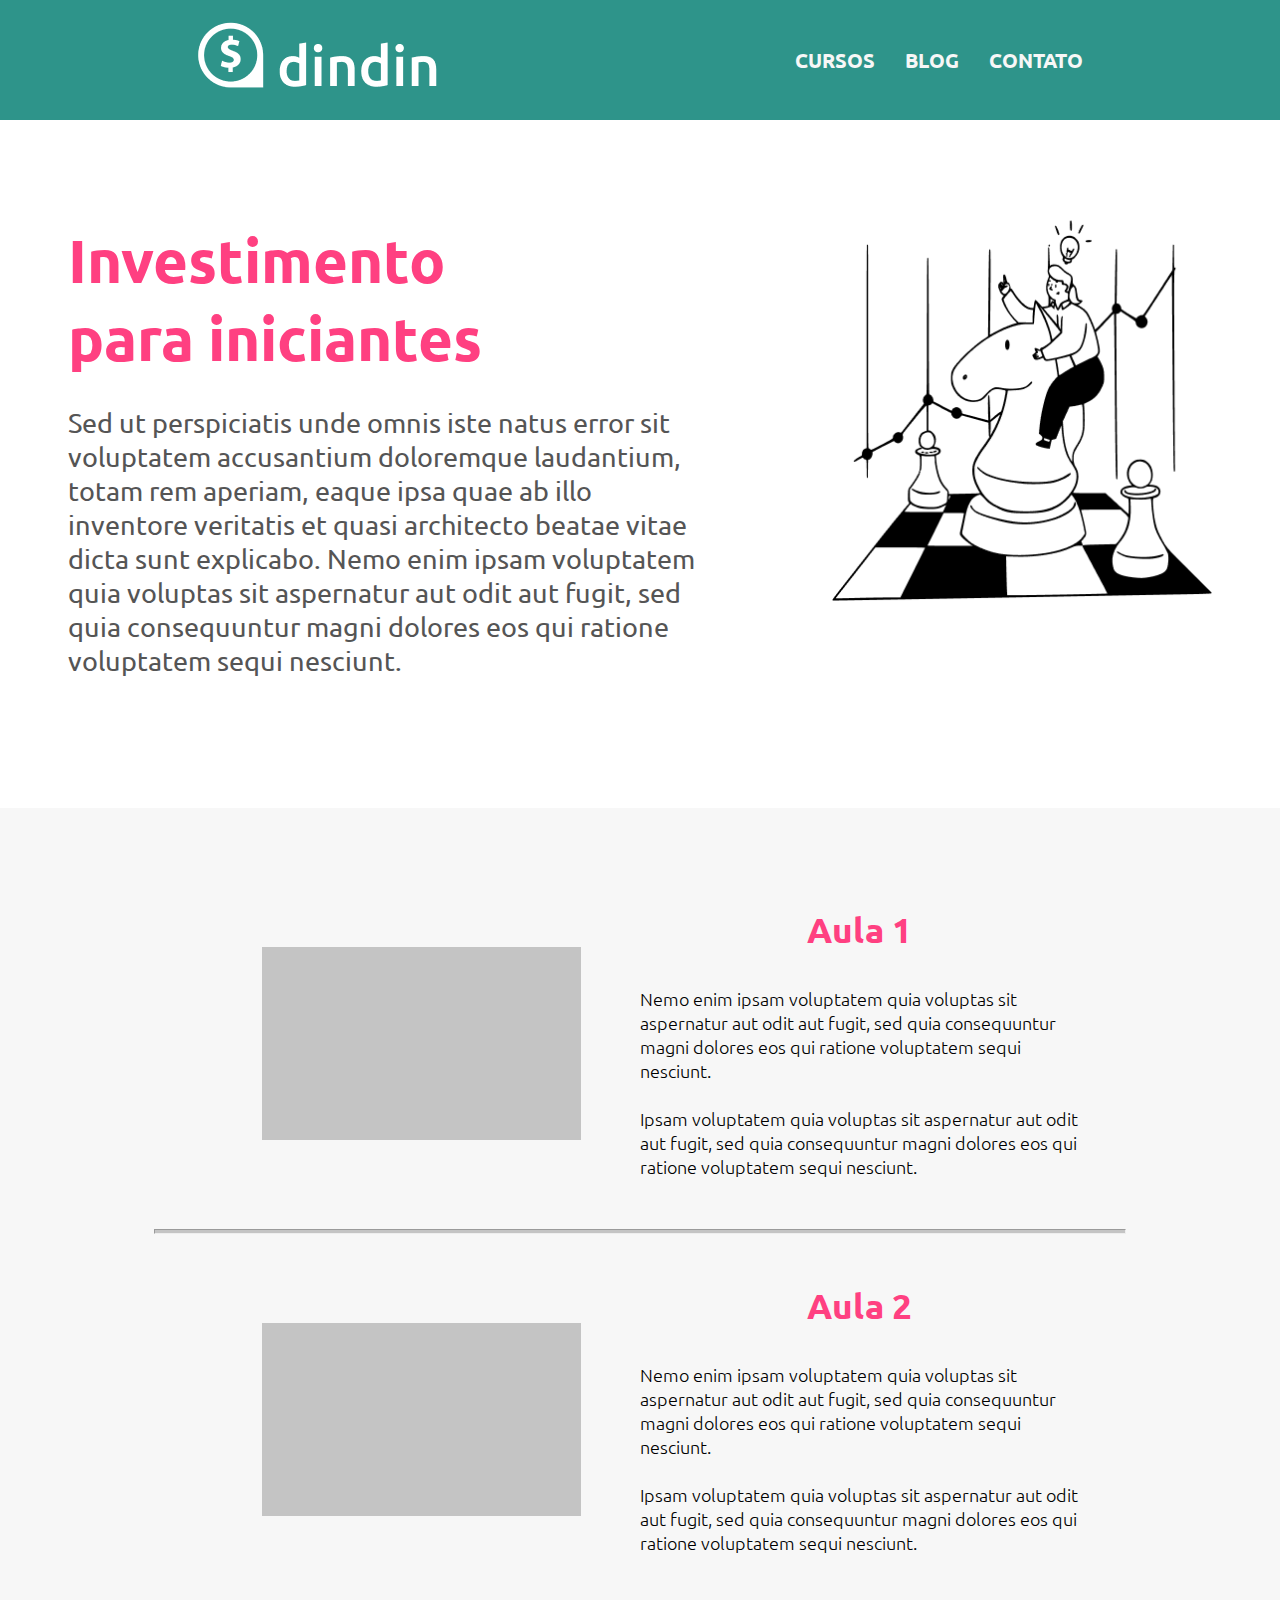
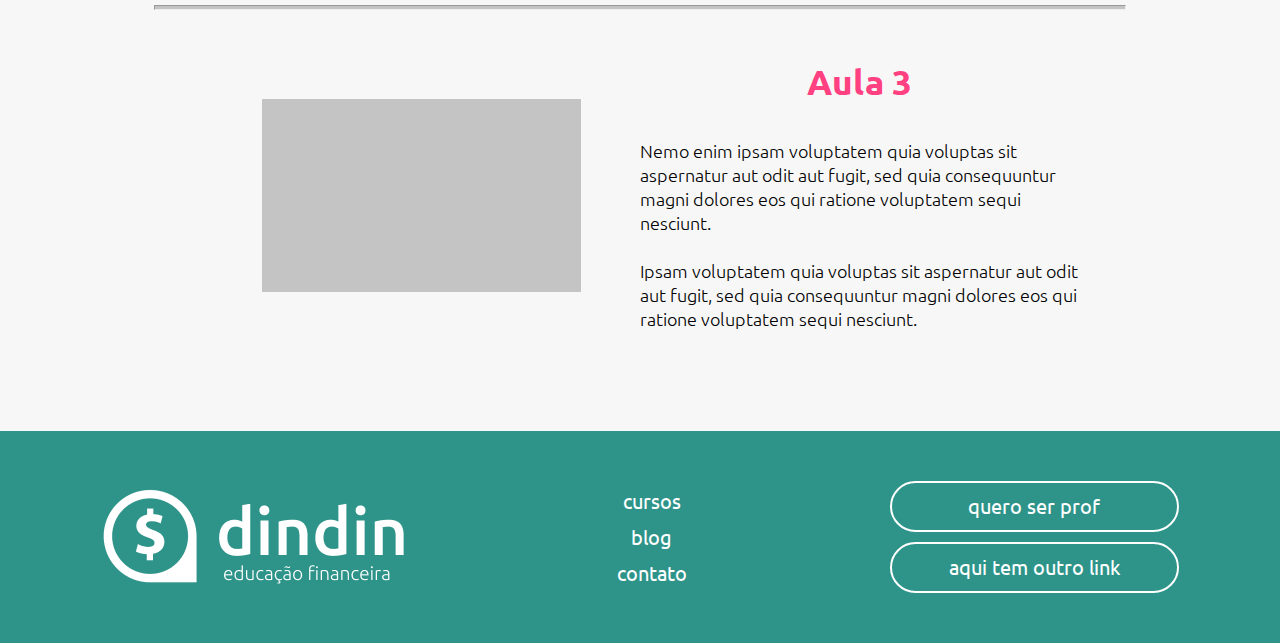
<file: investimento-para-iniciantes.html>
<!DOCTYPE html>
<html lang="pt-BR">
<head>
    <meta charset="UTF-8">
    <meta http-equiv="X-UA-Compatible" content="IE=edge">
    <meta name="viewport" content="width=device-width, initial-scale=1.0">
    <title>DinDin - Cursos de Educação Financeira</title>
    <link rel="stylesheet" href="styles/styles.css">
</head>
<body>
    <header>
        <a href="index.html"><img src="images/logo-header.png" alt="Logo DinDin"></a>
        <nav>
        <a href="cursos.html">CURSOS</a>
        <a href="blog.html">BLOG</a>
        <a href="contato.html">CONTATO</a>    
        </nav>
    </header>
    <main>
        <section class="jumbotrom wrapper">
        <div class="jumbo-content">
        <h1>Investimento</br>para iniciantes</h1>
        <p class="curso-description">Sed ut perspiciatis unde omnis iste natus error sit</br>
           voluptatem accusantium doloremque laudantium,</br>
           totam rem aperiam, eaque ipsa quae ab illo</br>
           inventore veritatis et quasi architecto beatae vitae</br>
           dicta sunt explicabo. Nemo enim ipsam voluptatem</br>
           quia voluptas sit aspernatur aut odit aut fugit, sed</br>
           quia consequuntur magni dolores eos qui ratione</br>
           voluptatem sequi nesciunt. </p>
        </div>
        <img class="cursos-img" src="images/ilustra-poupando.png" alt="">        
        </section>
        <section class="container">
        <div class="aulas wrapper">
        <div class="cursos-item">
        <img src="images/blogpost.png" alt="">
        <div class="cursos-description">
        <h2>Aula 1</h2>
        <p>Nemo enim ipsam voluptatem quia voluptas sit</br>
           aspernatur aut odit aut fugit, sed quia consequuntur</br>
           magni dolores eos qui ratione voluptatem sequi</br>
           nesciunt.</br> 
           </br>
           Ipsam voluptatem quia voluptas sit aspernatur aut odit</br>
           aut fugit, sed quia consequuntur magni dolores eos qui</br>
           ratione voluptatem sequi nesciunt.</p>
        </div>
        </div>
        <hr>
        <div class="cursos-item">
            <img src="images/blogpost.png" alt="">
            <div class="cursos-description">
            <h2>Aula 2</h2>
            <p>Nemo enim ipsam voluptatem quia voluptas sit</br>
               aspernatur aut odit aut fugit, sed quia consequuntur</br>
               magni dolores eos qui ratione voluptatem sequi</br>
               nesciunt.</br> 
               </br>
               Ipsam voluptatem quia voluptas sit aspernatur aut odit</br>
               aut fugit, sed quia consequuntur magni dolores eos qui</br>
               ratione voluptatem sequi nesciunt.</p>
            </div>
            </div>
            <hr>
            <div class="cursos-item">
                <img src="images/blogpost.png" alt="">
                <div class="cursos-description">
                <h2>Aula 3</h2>
                <p>Nemo enim ipsam voluptatem quia voluptas sit</br>
                   aspernatur aut odit aut fugit, sed quia consequuntur</br>
                   magni dolores eos qui ratione voluptatem sequi</br>
                   nesciunt.</br> 
                   </br>
                   Ipsam voluptatem quia voluptas sit aspernatur aut odit</br>
                   aut fugit, sed quia consequuntur magni dolores eos qui</br>
                   ratione voluptatem sequi nesciunt.</p>
                </div>
                </div>
        </div>
        </section>
    </main>
    <footer>
        <div class="footer-content wrapper">
            <img src="images/logo-footer.png" alt="">
            <div class="footer-nav">
            <a href="cursos.html">cursos</a>
            <a href="blog.html">blog</a>
            <a href="contato.html">contato</a>
            </div>
            <div class="footer-btn">
            <a href="#">quero ser prof</a>
            <a href="#">aqui tem outro link</a>    
            </div>    
        </div>
    </footer>    
</body>
</html>
</file>
<file: styles/styles.css>
@import url('https://fonts.googleapis.com/css2?family=Ubuntu:wght@300;400;500;700&display=swap');

* {
    margin: 0 auto;
    box-sizing: border-box;
    text-decoration: none;
    font-family: 'Ubuntu', sans-serif;
}

body {
    width: 100%;
}

.wrapper {
    max-width: 1440px;
}

header {
    background-color: #2E948A;
    width: 100%;
    display: flex;
    justify-content: space-between;
    align-items: center;
    padding: 20px;
    margin-bottom: 100px
}

nav {
    display: flex;
    flex-direction: row;
    gap: 30px;
}

nav a {
    color: #F7F7F7;
    font-weight: 700;
    font-size: 20px;
}

.jumbotrom {
    display: flex;
    flex-direction: row;
    margin-bottom: 100px;
}

.jumbo-content h1 {
    font-size: 60px;
    font-weight: 700;
    color: #ff4081;
    display: block;
    margin-bottom: 30px;
}

.jumbo-content p {
    font-size: 27px;
    font-weight: 400;
    color: #555555;
    display: block;
    margin-bottom: 30px;
}

.jumbo-content a {
    border: 2px solid #ff4081;
    border-radius: 62px;
    font-size: 27px;
    color: #ff4081;
    width: 258px;
    height: 51px;
    padding: 13px 15px;
}

.cursos-img {
    width: 380px;
    height: 381px;
}

.jumbo-content a:hover {
    color: #F7F7F7;
    background-color: #ff4081;
}

.container {
    background-color: #F7F7F7;
}

.display-cursos {
    padding-top: 100px;
    padding-bottom: 100px;
    display: grid;
    grid-template-columns: 1fr 1fr 1fr;
}

.display-cursos-item {
    display: flex;
    flex-direction: column;
    justify-content: center;
    align-items: center;
    gap: 30px;
}

.display-cursos-item img {
    width: 288px;
    height: 270px;
}

.display-cursos-item h2 {
    font-size: 25px;
    color: #ff4081;
    font-weight: 700;
}

.display-cursos-item p {
    font-size: 17px;
    font-weight: 300;
    color: #000000;
    text-align: center;
}

.display-cursos-item button {
    font-size: 20px;
    font-weight: 400;
    color: white;
    background-color: #ff4081;
    border-radius: 62px;
    width: 233px;
    height: 51px;
}

.display-cursos-item button:hover {
    cursor: pointer;
}

.falam-sobre-nos h2 {
    display: block;
    margin-top: 100px;
    margin-bottom: 100px;
    margin-left: 50px;
    color: #009688;
    font-size: 37px;
    font-weight: 700;
}

.sobre-nos-grid {
    display: grid;
    grid-template-columns: 1fr 1fr;
    row-gap: 100px;
}

.falam-sobre-nos-item {
    display: flex;
    flex-direction: row;
    gap: 30px;
    align-items: center;
    justify-content: center
}

.falam-sobre-nos-item p {
    font-size: 18px;
    font-weight: 300;
    color: #000000;
}

.falam-sobre-nos-item span {
    font-family: 'Nunito';
    font-size: 18px;
    font-weight: 700;
}

.falam-sobre-nos {
    padding-bottom: 100px;
}

.blogposts-content {
    padding-top: 100px;
    padding-bottom: 100px;
}

.blogposts-content a {
    font-size: 25px;
    color: #ff4081;
    border: 2px solid #ff4081;
    border-radius: 62px;
    width: 289px;
    height: 51px;
    text-align: center;
    padding-top: 10px;
}

.blogposts-content a:hover {
    color: #F7F7F7;
    background-color: #ff4081;
}

.titulo-section {
    font-size: 37px;
    color: #009688;
    font-weight: bold;
    padding-bottom: 100px;
    padding-left: 50px;
}

.blogposts-grid {
    display: grid;
    grid-template-columns: 1fr 1fr 1fr;
}

.blogposts-grid-item img {
    margin-bottom: 10px;
}

.blogposts-grid-item h2 {
    font-size: 27px;
    color: #009688;
}

.blogposts-grid-item p {
    font-size: 18px;
    font-weight: 400;
}

.blogposts-btn {
    margin-top: 100px;
    display: flex;
    align-items: center;
    justify-content: center;

}

footer {
    background-color: #2E948A;
    padding-top: 50px;
    padding-bottom: 50px;
}

.footer-content {
    display: flex;
    flex-direction: row;
    justify-content: center;
    align-items: center;
}

.footer-nav {
    display: flex;
    flex-direction: column;
    gap: 10px;
}

.footer-nav a {
    color: white;
    font-size: 20px;
    font-weight: 400;
}

.footer-btn {
    display: flex;
    flex-direction: column;
    gap: 10px;
}

.footer-btn a {
    color: white;
    font-size: 20px;
    font-weight: 400;
    border: 2px solid white;
    border-radius: 50px;
    width: 289px;
    height: 51px;
    text-align: center;
    padding-top: 10px;
}

.footer-btn a:hover {
    color: #009688;
    background-color: white;
}

.cursos-titulo h1 {
    font-size: 60px;
    font-weight: 700;
    color: #ff4081;
}

.cursos-titulo h2 {
    font-size: 20px;
    font-weight: 400;
    color: #555555;
}

.cursos-titulo {
    padding-left: 200px;
}

.cursos {
    display: flex;
    flex-direction: column;
    gap: 100px;
    padding: 50px 0px;
}

.cursos-item {
    display: grid;
    align-items: center;
    justify-content: center;
    grid-template-columns: 1fr 1fr;
}

.cursos-description {
    display: flex;
    flex-direction: column;
    gap: 35px;
}

.cursos-item img {
    max-width: 380px;
    max-height: 381px;
}

.cursos-item h2 {
    font-size: 35px;
    font-weight: 700;
    color: #ff4081;
}

.cursos-item p {
    font-size: 18px;
    font-weight: 300;
    color: #000000;
}

.cursos-item a {
    font-size: 20px;
    font-weight: 400;
    color: #009688;
    border: 2px solid #009688;
    border-radius: 62px;
    padding: 10px 20px;
}

.cursos-item a:hover {
    background-color: #009688;
    color: white;
}

hr {
    height: 5px;
    background-color: #c4c4c4;
    width: 90%;
}

.aulas {
    display: flex;
    flex-direction: column;
    gap: 50px;
    padding: 100px;
    align-items: flex-start;
    justify-content: flex-start;
}

#titulo-blog {
    color: #009688;
}

.blog-post-item {
    display: flex;
    flex-direction: column;
    gap: 20px;
    padding-bottom: 50px;
}

.blog-post-item img {
    width: 518px;
    height: 259px;
}

.blog-posts {
    display: grid;
    grid-template-columns: 1fr 1fr;
    padding: 100px 0px;
}

.blog-post-item h2 {
    font-size: 30px;
    color: #ff4081;
    font-weight: 500;
}

.blog-post-item p {
    font-size: 17px;
    font-weight: 300;
}

.blog-post-titulo {
    display: flex;
    flex-direction: column;
}

.blog-post-titulo h1 {
    font-size: 50px;
    color: #ff4081;
    font-weight: 500;
}

.blog-post-titulo p {
    font-size: 18px;
    color: #9d9d9d;
    font-weight: 300;
}

.post {
    display: flex;
    flex-direction: column;
    gap: 50px;
    padding-bottom: 100px;
}

.post p {
    font-size: 18px;
    color: #000000;
    font-weight: 300;
}

.post h2 {
    font-size: 26px;
    color: #009688;
    font-weight: 500;
}

.form-contato li {
    list-style: none;
    margin: 0;
    padding: 0;
}

.form-contato input {
    border: 1px solid #686868;
    border-radius: 7px;
    width: 493px;
    height: 32px;
    font-size: 18px;
}

.form-contato textarea {
    border: 1px solid #686868;
    width: 493px;
    height: 193px;
    resize: none;
    font-size: 18px;
}

.form-contato button {
    width: 108px;
    height: 32px;
    background-color: #ff4081;
    color: #F7F7F7;
    border-radius: 50px;
}

.form-contato {
    padding-bottom: 100px;
}

.form-contato h1 {
    font-size: 40px;
    font-weight: 700;
    color: #ff4081;
}

::-webkit-input-placeholder  {
    color:#58555D;
    font-size: 18px;
    font-weight: 400;
}
input:-moz-placeholder {
    color: #58555D;
    font-size: 18px;
    font-weight: 400;
}
textarea:-moz-placeholder {
    color: #58555D;
    font-size: 18px;
    font-weight: 400;
}

.form-contato {
    display: flex;
    flex-direction: row;
}

@media (max-width: 960px) {
    
    .jumbotrom {
        align-items: center;
        justify-content: center;
        width: 90%;
    }
    
    .jumbotrom img {
        display: none;
    }

    .display-cursos {
        grid-template-columns: 1fr;
        gap: 100px;
    }

    .sobre-nos-grid {
        grid-template-columns: 1fr;
    }

    .blogposts-grid {
        grid-template-columns: 1fr;
        gap: 100px;
    }

    .footer-content {
        flex-direction: column;
        gap: 20px;
    }

    .cursos-item img {
        display: none;
    }

    .cursos-item {
        grid-template-columns: 1fr;
        width: 80%;
    }

    .cursos-titulo {
        padding-left: 100px;
    }

    .post img {
        display: none;
    }

    .post {
        width: 70%;
    }

    .form-contato img {
        display: none;
    }

    .form-contato input {
        width: 100%;
    }

    .form-contato textarea {
        width: 100%;
    }
}

@media (max-width:555px) {
    header {
        flex-direction: column;
        gap: 20px;
    }
    nav {
        gap:50px;
    }
    .falam-sobre-nos-item {
        flex-direction: column;
    }
    .cursos-description {
        width: 80%;
    }

    .blog-post-item img {
        width: 90%;
    }
    .blog-post-item {
        width: 90%;
    }
}

@media (max-width: 1040px) {
    .blog-posts {
        grid-template-columns:2fr;
    }
}
</file>
